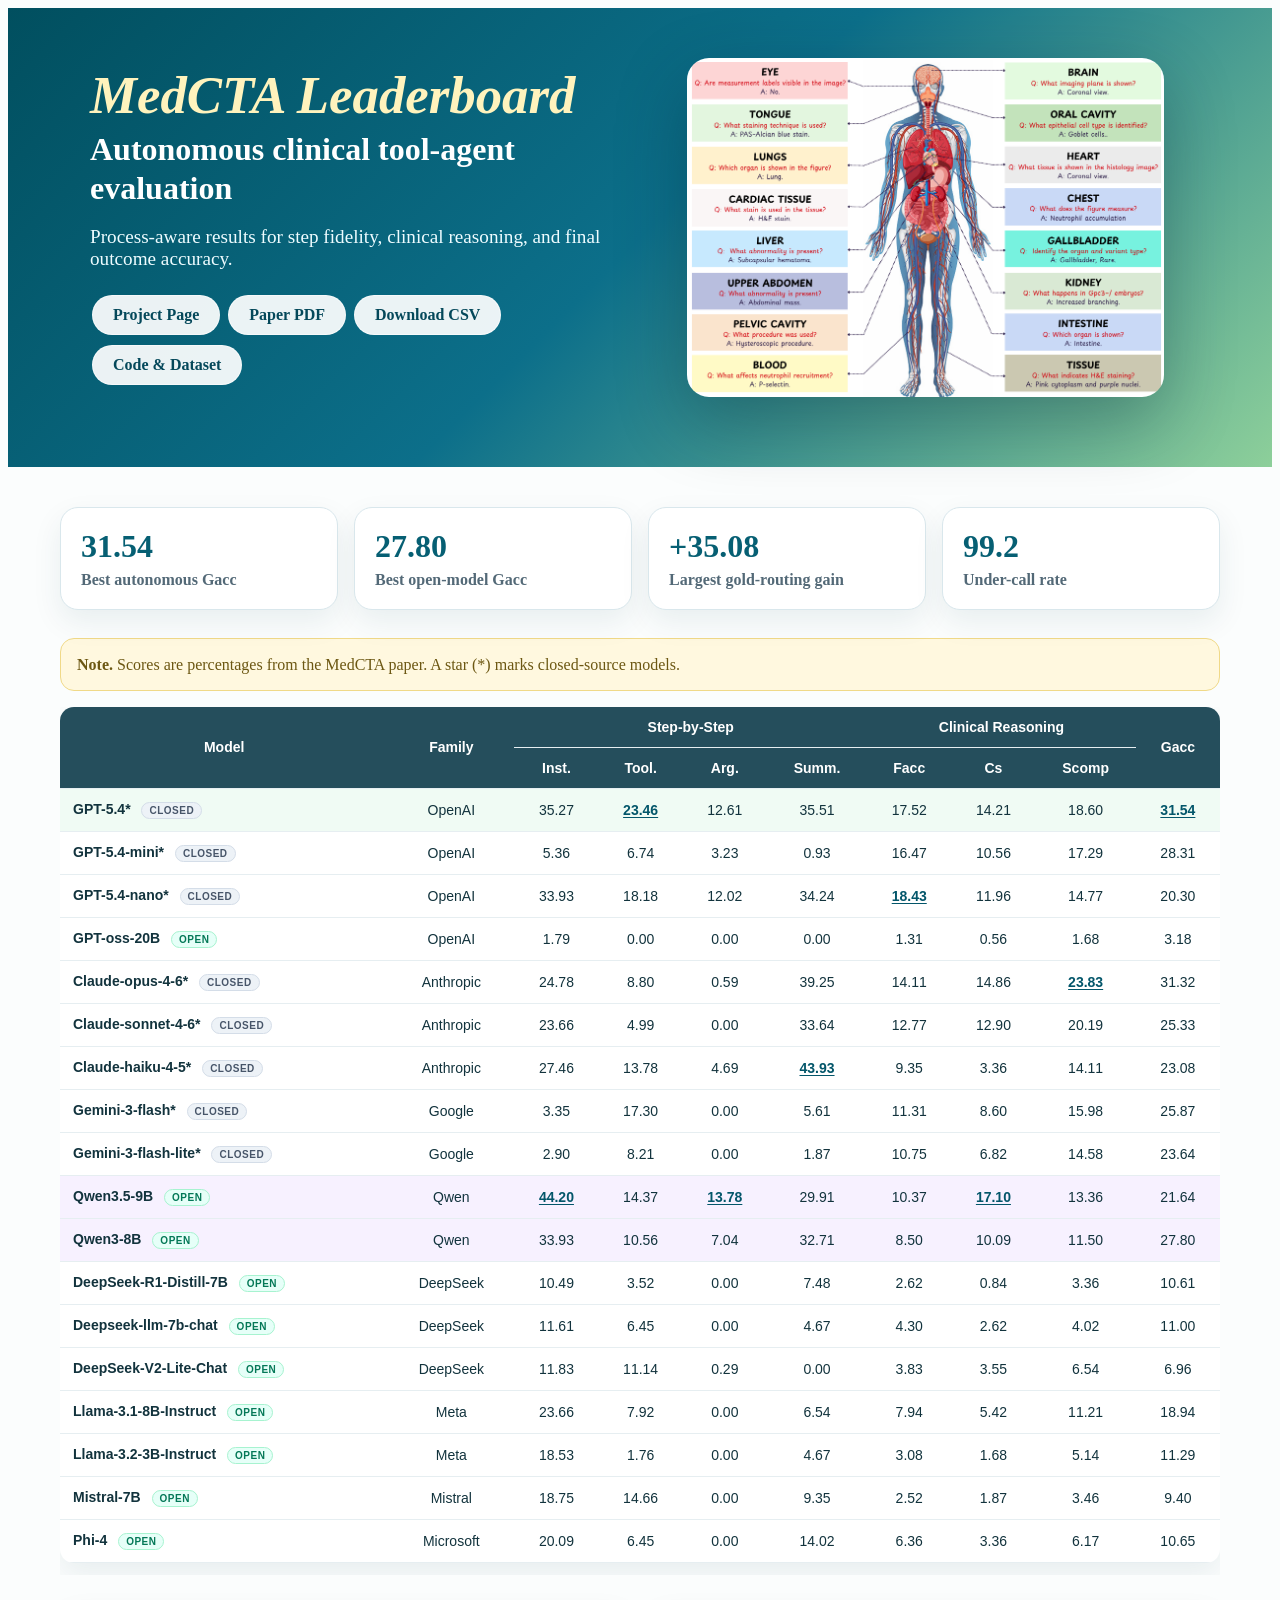
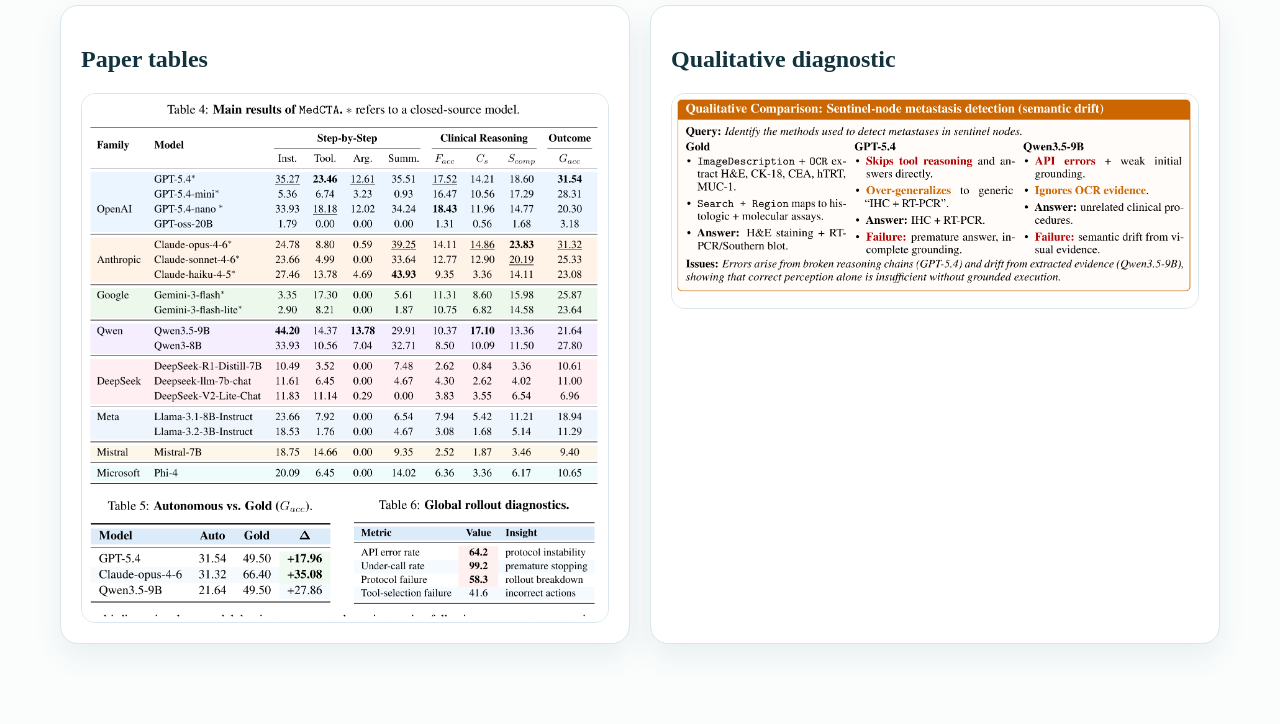
<file: leaderboard.html>
<!doctype html>
<html lang="en">
<head>
    <title>MedCTA Leaderboard</title>
    <link rel="icon" type="image/x-icon" href="./static/img/icons/brain.ico">
    <meta charset="utf-8">
    <meta name="viewport" content="width=device-width, initial-scale=1">
    <meta property="og:image" content="./static/img/preview.png" />
    <meta property="og:title" content="MedCTA Leaderboard" />
    <script defer src="./static/js/fontawesome.all.min.js"></script>
    <link rel="stylesheet" href="./static/css/style.css">
    <style>
        :root { --ink:#12333d; --muted:#536977; --blue:#065f73; --line:#d9e7ec; --teal:#1f9e91; }
        body { color:var(--ink); background:#fbfdfd; font-family: Charter, Georgia, serif; }
        .header-wrapper { background:linear-gradient(135deg,#014f5f 0%,#0c6f8a 50%,#8dcf9a 100%); }
        .header-container { max-width:1200px; }
        .header-content h1 { color:#fff3bd; }
        .header-content h2 { color:#fff; }
        .header-content { color:#eefcff; }
        .header-image img { border-radius:22px; box-shadow:0 24px 70px rgba(0,32,45,.33); }
        .button-container a.button { border:1px solid rgba(255,255,255,.55); background:rgba(255,255,255,.92); color:#04485a; }
        .leaderboard-page { max-width:1200px; margin:40px auto 80px; padding:0 20px; }
        .summary-grid { display:grid; grid-template-columns:repeat(4,minmax(0,1fr)); gap:16px; margin:28px 0; }
        .stat-card { background:#fff; border:1px solid var(--line); border-radius:18px; padding:20px; box-shadow:0 12px 30px rgba(4,61,74,.08); }
        .stat-card strong { display:block; font-size:2rem; color:var(--blue); margin-bottom:6px; }
        .stat-card span { color:var(--muted); font-weight:650; }
        .table-scroll { overflow-x:auto; padding-bottom:12px; }
        .leaderboard-table { width:100%; min-width:1050px; border-collapse:separate; border-spacing:0; background:#fff; border-radius:14px; overflow:hidden; box-shadow:0 12px 30px rgba(4,61,74,.08); font-family:-apple-system,BlinkMacSystemFont,'Segoe UI',Roboto,sans-serif; font-size:14px; }
        .leaderboard-table th,.leaderboard-table td { padding:12px 13px; border-bottom:1px solid #e6eef1; text-align:center; }
        .leaderboard-table th { background:#254e5c; color:white; font-weight:750; }
        .leaderboard-table td:first-child { text-align:left; font-weight:700; }
        .leaderboard-table tbody tr:hover { background:#f7fbfb; }
        .top-performer { background:#f0fbf4!important; }
        .open-highlight { background:#f7f1ff!important; }
        .best-score { font-weight:850; color:#03566a; text-decoration:underline; text-underline-offset:2px; }
        .model-badge { display:inline-block; padding:2px 7px; margin-left:7px; border-radius:999px; font-size:10px; text-transform:uppercase; letter-spacing:.05em; font-weight:800; }
        .proprietary-badge { background:#edf2f7; color:#475569; border:1px solid #d4dde8; }
        .open-badge { background:#e6fff8; color:#047857; border:1px solid #a7f3d0; }
        .note { background:#fff8df; border:1px solid #f0d988; color:#6c5712; border-radius:14px; padding:14px 16px; line-height:1.45; }
        .mini-grid { display:grid; grid-template-columns:1fr 1fr; gap:20px; margin-top:30px; }
        .card { background:#fff; border:1px solid var(--line); border-radius:18px; padding:20px; box-shadow:0 12px 30px rgba(4,61,74,.08); }
        .card img { max-width:100%; border-radius:14px; border:1px solid var(--line); }
        @media(max-width:900px) { .summary-grid,.mini-grid { grid-template-columns:1fr; } }
    </style>
</head>
<body>
    <div class="header-wrapper">
        <div class="header-container">
            <div class="header-content">
                <h1 style="margin-top:0"><i>MedCTA Leaderboard</i></h1>
                <h2>Autonomous clinical tool-agent evaluation</h2>
                <p>Process-aware results for step fidelity, clinical reasoning, and final outcome accuracy.</p>
                <div class="button-container">
                    <a href="./index.html" class="button">Project Page</a>
                    <a href="./MedCTA_NeurIPS.pdf" class="button" target="_blank">Paper PDF</a>
                    <a href="./static/medcta_leaderboard.csv" class="button">Download CSV</a>
                    <a href="https://github.com/IVUL-KAUST/MedCTA" class="button" target="_blank">Code &amp; Dataset</a>
                </div>
            </div>
            <div class="header-image"><img src="static/img/preview.png" alt="MedCTA preview"></div>
        </div>
    </div>
    <main class="leaderboard-page">
        <div class="summary-grid">
            <div class="stat-card"><strong>31.54</strong><span>Best autonomous Gacc</span></div>
            <div class="stat-card"><strong>27.80</strong><span>Best open-model Gacc</span></div>
            <div class="stat-card"><strong>+35.08</strong><span>Largest gold-routing gain</span></div>
            <div class="stat-card"><strong>99.2</strong><span>Under-call rate</span></div>
        </div>
        <p class="note"><strong>Note.</strong> Scores are percentages from the MedCTA paper. A star (*) marks closed-source models.</p>
        <div class="table-scroll">
            <table class="leaderboard-table">
                <thead>
                    <tr><th rowspan="2">Model</th><th rowspan="2">Family</th><th colspan="4">Step-by-Step</th><th colspan="3">Clinical Reasoning</th><th rowspan="2">Gacc</th></tr>
                    <tr><th>Inst.</th><th>Tool.</th><th>Arg.</th><th>Summ.</th><th>Facc</th><th>Cs</th><th>Scomp</th></tr>
                </thead>
                <tbody>
                    <tr class="top-performer"><td>GPT-5.4* <span class="model-badge proprietary-badge">closed</span></td><td>OpenAI</td><td>35.27</td><td class="best-score">23.46</td><td>12.61</td><td>35.51</td><td>17.52</td><td>14.21</td><td>18.60</td><td class="best-score">31.54</td></tr>
<tr class=""><td>GPT-5.4-mini* <span class="model-badge proprietary-badge">closed</span></td><td>OpenAI</td><td>5.36</td><td>6.74</td><td>3.23</td><td>0.93</td><td>16.47</td><td>10.56</td><td>17.29</td><td>28.31</td></tr>
<tr class=""><td>GPT-5.4-nano* <span class="model-badge proprietary-badge">closed</span></td><td>OpenAI</td><td>33.93</td><td>18.18</td><td>12.02</td><td>34.24</td><td class="best-score">18.43</td><td>11.96</td><td>14.77</td><td>20.30</td></tr>
<tr class=""><td>GPT-oss-20B <span class="model-badge open-badge">open</span></td><td>OpenAI</td><td>1.79</td><td>0.00</td><td>0.00</td><td>0.00</td><td>1.31</td><td>0.56</td><td>1.68</td><td>3.18</td></tr>
<tr class=""><td>Claude-opus-4-6* <span class="model-badge proprietary-badge">closed</span></td><td>Anthropic</td><td>24.78</td><td>8.80</td><td>0.59</td><td>39.25</td><td>14.11</td><td>14.86</td><td class="best-score">23.83</td><td>31.32</td></tr>
<tr class=""><td>Claude-sonnet-4-6* <span class="model-badge proprietary-badge">closed</span></td><td>Anthropic</td><td>23.66</td><td>4.99</td><td>0.00</td><td>33.64</td><td>12.77</td><td>12.90</td><td>20.19</td><td>25.33</td></tr>
<tr class=""><td>Claude-haiku-4-5* <span class="model-badge proprietary-badge">closed</span></td><td>Anthropic</td><td>27.46</td><td>13.78</td><td>4.69</td><td class="best-score">43.93</td><td>9.35</td><td>3.36</td><td>14.11</td><td>23.08</td></tr>
<tr class=""><td>Gemini-3-flash* <span class="model-badge proprietary-badge">closed</span></td><td>Google</td><td>3.35</td><td>17.30</td><td>0.00</td><td>5.61</td><td>11.31</td><td>8.60</td><td>15.98</td><td>25.87</td></tr>
<tr class=""><td>Gemini-3-flash-lite* <span class="model-badge proprietary-badge">closed</span></td><td>Google</td><td>2.90</td><td>8.21</td><td>0.00</td><td>1.87</td><td>10.75</td><td>6.82</td><td>14.58</td><td>23.64</td></tr>
<tr class="open-highlight"><td>Qwen3.5-9B <span class="model-badge open-badge">open</span></td><td>Qwen</td><td class="best-score">44.20</td><td>14.37</td><td class="best-score">13.78</td><td>29.91</td><td>10.37</td><td class="best-score">17.10</td><td>13.36</td><td>21.64</td></tr>
<tr class="open-highlight"><td>Qwen3-8B <span class="model-badge open-badge">open</span></td><td>Qwen</td><td>33.93</td><td>10.56</td><td>7.04</td><td>32.71</td><td>8.50</td><td>10.09</td><td>11.50</td><td>27.80</td></tr>
<tr class=""><td>DeepSeek-R1-Distill-7B <span class="model-badge open-badge">open</span></td><td>DeepSeek</td><td>10.49</td><td>3.52</td><td>0.00</td><td>7.48</td><td>2.62</td><td>0.84</td><td>3.36</td><td>10.61</td></tr>
<tr class=""><td>Deepseek-llm-7b-chat <span class="model-badge open-badge">open</span></td><td>DeepSeek</td><td>11.61</td><td>6.45</td><td>0.00</td><td>4.67</td><td>4.30</td><td>2.62</td><td>4.02</td><td>11.00</td></tr>
<tr class=""><td>DeepSeek-V2-Lite-Chat <span class="model-badge open-badge">open</span></td><td>DeepSeek</td><td>11.83</td><td>11.14</td><td>0.29</td><td>0.00</td><td>3.83</td><td>3.55</td><td>6.54</td><td>6.96</td></tr>
<tr class=""><td>Llama-3.1-8B-Instruct <span class="model-badge open-badge">open</span></td><td>Meta</td><td>23.66</td><td>7.92</td><td>0.00</td><td>6.54</td><td>7.94</td><td>5.42</td><td>11.21</td><td>18.94</td></tr>
<tr class=""><td>Llama-3.2-3B-Instruct <span class="model-badge open-badge">open</span></td><td>Meta</td><td>18.53</td><td>1.76</td><td>0.00</td><td>4.67</td><td>3.08</td><td>1.68</td><td>5.14</td><td>11.29</td></tr>
<tr class=""><td>Mistral-7B <span class="model-badge open-badge">open</span></td><td>Mistral</td><td>18.75</td><td>14.66</td><td>0.00</td><td>9.35</td><td>2.52</td><td>1.87</td><td>3.46</td><td>9.40</td></tr>
<tr class=""><td>Phi-4 <span class="model-badge open-badge">open</span></td><td>Microsoft</td><td>20.09</td><td>6.45</td><td>0.00</td><td>14.02</td><td>6.36</td><td>3.36</td><td>6.17</td><td>10.65</td></tr>
                </tbody>
            </table>
        </div>
        <div class="mini-grid">
            <div class="card"><h2>Paper tables</h2><img src="static/img/medcta/results_tables.png" alt="Results tables from the MedCTA paper"></div>
            <div class="card"><h2>Qualitative diagnostic</h2><img src="static/img/medcta/failure_analysis.png" alt="Failure analysis from the MedCTA paper"></div>
        </div>
    </main>
</body>
</html>
</file>
<file: static/css/style.css>
body {
   font-family: 'Sora', sans-serif;
}

.header-wrapper {
    /* background: linear-gradient(-235deg, #1E0844 10%, #23316E 45%, #FE8383 75%, #F2E6C9 100%); */
   background: linear-gradient(-210deg, #014f9c 0%, #8db1e1 65%, #97da93 85%, #feec8d 100%);


}

.header-container {
  color: #d7d167;
  text-align: center; 
  padding: 20px; 
  opacity: 1.0;
  z-index: 1000;
  position: relative;
  max-width: 1600px;
  margin: 0 auto;
}


.icon {
    height: 1.8em; 
    width: auto; 
    margin-bottom: 5px; 
}

.icon-row {
    display: flex;
    justify-content: center;
    align-items: center;
    flex-wrap: wrap; 
    width: 100%;
    padding: 20px; 
    line-height: 1rem;
}

.icon-link {
    display: flex;
    flex-direction: column;
    align-items: center; 
    text-align: center; 
    color: inherit; 
    padding: 10px; 
    margin: 10px; 
    border: 3px solid #508af6;
    border-radius: 10px;
    background-color: #d6eefb;
    flex: 1 1 100px; 
}

.icon-link:hover {
    background-color: #88c2fa;
}

@media (max-width: 600px) {
    .icon-link {
        flex: 1 1 45%; 
    }
}

.byline-with-logos {
    width: 100%;
    max-width: 1350px;
    margin: 2rem auto 2.5rem auto;

    display: flex;
    align-items: center;
    justify-content: center;
    gap: 3rem;

    padding: 0 2rem;
    box-sizing: border-box;
}

.aff-logo {
    flex-shrink: 0;
    object-fit: contain;
}

.kaust-logo {
    height: 130px;
    width: auto;
}

.mit-logo {
    height: 150px;
    width: auto;
}

.byline-text {
    display: flex;
    flex-direction: column;
    align-items: center;
    justify-content: center;
}

.authors {
    margin: 0;
    font-size: 1.12rem;
    font-weight: 500;
    line-height: 1.25;
    white-space: nowrap;
    color: #1683ff;
}

.authors .author-link {
    color: #1683ff;
    text-decoration: none;
}

.affiliations {
    margin-top: 0.35rem;
    font-size: 0.95rem;
    white-space: nowrap;
}
.byline,
.byline-with-logos {
    border: none !important;
    box-shadow: none !important;
    background: transparent !important;
}

.byline::before,
.byline::after,
.byline-with-logos::before,
.byline-with-logos::after {
    display: none !important;
    content: none !important;
}

.authors,
.authors span,
.authors .author-link,
.author-link {
    color: #1683ff !important;
    text-decoration: none !important;
}

.correspondence {
    margin-top: 0.55rem;
    font-size: 0.9rem;
    opacity: 0.85;
}

.author-link {
    color: #1683ff;
}

.correspondence a {
    color: #1683ff;
    text-decoration: none;
}

.correspondence a:hover {
    text-decoration: underline;
}

@media (max-width: 1000px) {
    .byline-with-logos {
        flex-direction: column;
        gap: 1rem;
    }

    .authors,
    .affiliations {
        white-space: normal;
        text-align: center;
    }

    .authors {
        font-size: 1rem;
    }

    .kaust-logo {
        height: 72px;
    }

    .mit-logo {
        height: 72px;
    }
}

.icon-container {
    display: flex;
    flex-direction: column;
    gap: 15px;
}

.icon-item {
    align-items: center;
    display: flex;
}

.icon-item img {
    width: 30px;
    height: 30px;
    margin-right: 1em;
    filter: invert(87%) sepia(11%) saturate(748%) hue-rotate(340deg) brightness(110%) contrast(100%);
}

.icon-item-world {
  align-items: center;
  display: flex;
  border: 1px solid red;
}

.icon-item-world img {
  width: 30px;
  height: 30px;
  margin-right: 1em;
  border: 1px solid red; 
  /* filter: invert(87%) sepia(11%) saturate(748%) hue-rotate(340deg) brightness(110%) contrast(100%); */
}

@media (max-width: 768px) {
  .icon-item img {
    margin-bottom: 1em;
  }
}

.header-content strong {
    color: #ffe099;
}

.header-content {
    color: #FEEFC3;
    text-align: left;
}

.header-content h1 {
    font-size: 1.5em;
    margin-bottom: 0.5em;
    line-height: 1.2;
    color: #FBBC04;
}

.header-content h2 {
    margin-bottom: 0.5em;
    line-height: 1.2;
    color: #FBBC04;
}

.header-container p {
    font-size: 1.2rem;
}

@media (max-width: 768px) {
  .header-content h2 {
    font-size: 1.2em !important;
    line-height: 1.4 !important;
    word-wrap: break-word !important;
    overflow-wrap: break-word !important;
    white-space: normal !important;
  }
}



@media (max-width: 768px) {
  .header-container {
    padding: 16px;
    padding-top: 32px;
  }

  .header-content h1 {
    font-size: 3em;
    margin-bottom: 0.125em;
  }
  .header-content h2 {
    font-size: 1.7em;
    /* text no wrap */
    white-space: nowrap;
    margin-top: 0;
  }

  .header-container p {
    font-size: 1.04rem;
  }

  .header-image {
    /* 80% */
    max-width: 90%;
    /* center */
    margin-left: auto;
    margin-right: auto;
  }
}

.teaser-video video {
  height: auto; /* Maintain the aspect ratio of the image */
  display: block; /* Prevent inline spacing issues */
  max-width: 100%;
}

.header-image img {
  max-width: 100%; /* Ensure the image is never more than 100% of its container */
  height: auto; /* Maintain the aspect ratio of the image */
  display: block; /* Prevent inline spacing issues */
  margin: 0 auto 20px; /* Center the image horizontally and add margin below */
}

.button-container {
    margin-top: 20px; /* Add margin above the buttons */
    margin-bottom: 20px; /* Add margin below the buttons */
    /* center */
    /* text-align: center; */
}

.button-container a.button {
  display: inline-block; /* Make buttons inline */
  margin: 10px; /* Space around buttons */
  padding: 10px 20px; /* Increase tap area for touch screens */
}

.button-container a.button {
  background-color: #FFF0CE;
  color: #000; /* Black text */
  border: 2px solid rgba(255, 193, 7, 0.5);
  /* border-radius: 25px; Rounded borders */
  border-radius: 20px; /* Rounded borders */
  padding: 10px 20px; /* Top and bottom padding, left and right padding */
  margin: 5px 2px; /* Space between the buttons */
  text-decoration: none; /* Remove the underline from links */
  display: inline-block; /* Display links as inline blocks */
  font-weight: bold; /* Make the text bold */
  transition: background-color 0.3s, color 0.3s; /* Smooth transition for hover effect */
}

.button-container a.button:hover {
  background-color: #EAB682; /* Darker yellow background on hover */
  color: #fff; /* White text on hover */
}

/* Styles for larger screens using a media query */
@media (min-width: 600px) {
  .header-container {
    display: flex; /* Use flexbox for positioning on larger screens */
    justify-content: space-between; /* Space between the content and image */
    align-items: center; /* Align items vertically */
    padding: 50px 50px; /* Increase padding for larger screens */
  }

  .header-content {
    max-width: calc(50% - 20px); /* Adjust width to include margin */
    text-align: left; /* Align text to the left for larger screens */
    margin-right: 10px; /* Add margin to the right of the header content */
  }

  .header-content h1 {
    font-size: 3.3em; /* Increase font size for larger screens */
  }

  .header-content h2 {
    margin-top: -0.75em; /* Reduce space between headers */
    font-size: 2em; /* Increase font size for larger screens */
  }

  .teaser-video {
    width: 100%; /* Set width to 100% */
    margin-bottom: 2em;
  }

  .header-image {
    max-width: calc(50% - 20px); /* Adjust width to include margin */
  }

  .header-image img {
    max-width: 90%; /* Image should be responsive within the container */
    height: auto; /* Maintain the aspect ratio */
  }
}


.byline {
  border-top: 1px solid rgba(0, 0, 0, 0.1);
  border-bottom: 1px solid rgba(0, 0, 0, 0.1);
  padding: 0 5px 10px; /* Add padding to the top and bottom */
  margin-bottom: 20px;
}

.byline-container {
  display: flex;
  justify-content: space-between;
  align-items: flex-start; /* Align columns by the top */
  max-width: 1000px; /* Adjust as needed for your design */
  margin: 0 auto; /* Center the container */
}

@media (max-width: 768px) {

  .byline-column {
    margin-bottom: 20px; /* Space between columns */
    flex: 1;
  }

  .byline-column h3 {
    font-size: 16px;
  }

  .byline-column p {
    font-size: 14px;
    line-height: 1em;
    margin-bottom: 0.45em;
  }
}
.author-link, .affiliation-link {
    font-size: larger;
    color: black; /* Set the color to match the other text */
    text-decoration: none; /* Removes the underline */
    border-bottom: none;
    cursor: pointer; /* Changes cursor to pointer to indicate link */
    white-space: nowrap;  /* Prevent breaking names across lines */
    /* Increase vertical spacing */
    line-height: 2.3rem; /* Increase line height for better readability */

}

.author-note {
    font-size: 0.9rem;
    color: #999; /* Light grey color for the text */
    margin-top: 0.25em; /* Space above the note */
    margin-bottom: 0.25em; /* Space below the note */
}

#affiliation {
    font-size: 1.6em;
    /* bold */
    font-weight: bolder;
}

.author-link:hover, .affiliation-link:hover {
  text-decoration: underline; /* Adds underline on hover for visual feedback */
  border-bottom: none;
  color: #007bff;
}


d-article {
  contain: none;
  position: relative;
}

d-article d-contents {
  max-width: 100%; /* Or the maximum width you want it to have */
  box-sizing: border-box; /* Include padding in the width calculation */
  align-self: start;
  grid-column: 1 / 4;
  grid-row: auto / span 4;
  justify-self: end;
  margin-top: 5em;
  padding-right: 3em;
  padding-left: 2em;
  border-right: 1px solid rgba(0, 0, 0, 0.1);
  z-index: 1000;
}


d-article d-contents nav {
  display: block;
}

d-article d-contents nav h4 {
  margin-top: 0;
  margin-bottom: 1em;
}

d-article d-contents nav div {
  color: rgba(91, 184, 73, 0.8);
  font-weight: bold;
}

d-article d-contents nav a {
  color: rgba(0, 0, 0, 0.8);
  border-bottom: none;
  text-decoration: none;
}

d-article d-contents li {
  list-style-type: none;
}

d-article d-contents ul {
  padding-left: 1em;
}

d-article d-contents nav ul li {
  margin-bottom: 0.25em;
}

d-article d-contents nav a:hover {
  text-decoration: underline solid rgba(0, 0, 0, 0.6);
}

d-article d-contents nav ul {
  margin-top: 0;
  margin-bottom: 6px;
}

d-article d-contents nav > div {
  display: block;
  outline: none;
  margin-bottom: 0.5em;
}

d-article d-contents nav > div > a {
  font-size: 13px;
  font-weight: 600;
}

d-article d-contents nav > div > a:hover,
d-article d-contents nav > ul > li > a:hover {
  text-decoration: none;
}

.active-nav-item {
  color: #0d6efd; /* Change as per your preference */
}

.shaded-figure {
  background-color: hsl(0, 0%, 97%);
  border-top: 1px solid hsla(0, 0%, 0%, 0.1);
  border-bottom: 1px solid hsla(0, 0%, 0%, 0.1);
  padding: 30px 0;
}

.pointer {
  position: absolute;
  width: 26px;
  height: 26px;
  top: 26px;
  left: -48px;
}

.sidebar {
  position: sticky;
}

d-article section{
  margin: 0 !important;
}


.video-container {
  position: relative;
  padding-top: 56.25%; /* 16:9 Aspect Ratio */
  height: 0; /* Collapse the container to the aspect ratio */
  margin-bottom: 430px; /* Increase this value for more white space below videos */

}

.video-container iframe {
  position: absolute;
  top: 0;
  left: 0;
  width: 100%;
  height: 100%;
}

.video-container video {
  position: absolute;
  top: 0;
  left: 0;
  width: 100%;
  height: 100%;
}

.preview-container {
  display: flex;
  align-items: center;
  justify-content: center; /* Centers items horizontally */
  flex-wrap: wrap;

  margin-top: 10px; /* Adjust as needed */
  margin-bottom: 10px; /* Increase this value for more space below */
  clear: both;
}


.video-qa {
  margin-top: 20px; /* Increase spacing above questions/answers */
  padding-top: 20px; /* Optional: Adds internal spacing */
}

.preview {
  cursor: pointer;
  transition: opacity 0.2s, box-shadow 0.2s;
  opacity: 0.5; /* 50% transparent */
  height: 50px; /* Fixed height */
  width: auto; /* Auto width to maintain aspect ratio */
  margin-right: 10px;
  margin-left: 10px;
}

div .preview-video-active,
.preview:hover {
  opacity: 1.0; /* Fully opaque on hover */
  box-shadow: 0 4px 8px rgba(0,0,0,0.1); /* Shadow effect on hover */
}



/* blockquote {
  border-left: 4px solid #ccc;
  margin: 0.5em auto;
  padding: 0.5em 10px;
  color: #666;
  font-style: italic;
  width: 80%;
} */

/* blockquote:before {
  color: #ccc;
  content: open-quote;
  font-size: 4em;
  line-height: 0.1em;
  margin-right: 0.25em;
  vertical-align: -0.4em;
} */

blockquote.storytext {
  border-left: 6px solid #4a90e2; /* Brighter border color */
  background-color: #f9f9f9;      /* Subtle background */
  margin: 0px auto;
  padding: 1em 10px;
  color: #333;                    /* Darker font color */
  font-style: italic;
  font-weight: bold;              /* Bolder font */
  width: 85%;
  box-shadow: 2px 2px 8px #ccc;   /* Box shadow */
  padding-left: 2em;
  font-style: italic;
  color: rgba(0, 0, 0, 0.6);
  font-size: 15px;
}

blockquote.storytext:before {
  color: #4a90e2;                 /* Matching the border color */
  content: open-quote;
  font-size: 4em;
  line-height: 0.1em;
  margin-right: 0.25em;
  vertical-align: -0.4em;
}

.fancybreak {
  border: 0;
  height: 1px;
  background: linear-gradient(to right, transparent, #333, transparent);
  margin: 0.8em auto;
}


#image-text-container {
  display: flex;
  flex-direction: column;
  /* align-items: center; */
}

.image-review-container {
  display: flex;
  align-items: center;
  justify-content: space-between;
}


.button-bar button {
  background-color: #88AB8E; /* Green background */
  border: none;
  color: white;
  padding: 10px 20px;
  text-align: center;
  text-decoration: none;
  display: inline-block;
  font-size: 11px;
  margin-top: 0px;  /* Keeps the original top margin */
  margin-bottom: 2em;
  margin-left: 5px;  /* Increases the left margin */
  margin-right: 5px;  /* Increases the right margin */
  cursor: pointer;
  border-radius: 8px; /* Rounded corners */
  box-shadow: 0 2px #999; /* Subtle shadow */
  transition: all 0.3s ease; /* Smooth transition for hover effect */
}

div .active-button,
.button-bar button:hover {
  background-color: #45a049; /* Slightly darker shade on hover */
  box-shadow: 0 6px #666; /* Change in shadow */
  transform: translateY(-2px); /* Slight raise */
}

.interactive-image {
  display: flex;
  flex-direction: column;
  align-items: center;
  margin-top: 20px;
  margin-bottom: 50px;
}

.llmul {
  text-decoration-color: royalblue;
}

.geoul {
  text-decoration-color: ForestGreen;
}

.cvul {
  text-decoration-color: #FF43A4;  
}

.colul {
  text-decoration-color: #FFAE42;
}

.character-card-img {
  width: 85%;
  display: block;
  margin-left: auto;
  margin-right: auto;
}


/* collapsible code */
.collapsible {
  background-color: hsla(206, 95%, 20%, 0.2);
  cursor: pointer;
  padding: 1em;
  border: none;
  text-align: left;
  outline: none;
}

.active, .collapsible:hover {
  transition: max-height 0.2s ease-out;
  /* background-color: #acc2c2; */
}

.collapsible {
  background-color: hsla(206, 95%, 20%, 0.2);
  cursor: pointer;
  padding: 1em;
  border: none;
  text-align: left;
  outline: none;
}

.active, .collapsible:hover {
  transition: max-height 0.2s ease-out;
}

.collapsible {
  display: flex;
  justify-content: space-between;
  align-content: center;
  border-radius: 4px;
}

.collapsible.active {
  border-bottom-left-radius: 0;
  border-bottom-right-radius: 0;
}

.collapsible .collapsible-indicator::after {
  content: "+"
}

.collapsible.active .collapsible-indicator::after {
  content: "-"
}

.collapsible h4 {
  margin: 0;
  line-height: inherit;
}

d-article .content {
  padding: .3em 1em;
  max-height: 0;
  overflow: hidden;
  transition: max-height 0.2s ease-out;
  border-color: hsla(206, 95%, 20%, 0.2);
  margin-bottom: 20px;
}

/* assign the final paragraph of an aside no bottom margin */
aside p:last-child {
  margin-bottom: 0;
}


aside.counting-table {
  position: absolute;
  top: 42%;
  left: 105%;
}

aside figure {
  margin: 0;
  display: block; /* Ensures that figure behaves as a block-level element */
}

aside figure table {
  width: 100%;
  border-collapse: collapse;
  table-layout: fixed; /* Use fixed table layout for consistent column sizing */
}

aside th, aside td {
  text-align: left;
  padding: 8px;
  border-bottom: 1px solid #dee2e6;
  white-space: nowrap;
  text-overflow: ellipsis; /* Add ellipsis to clipped content */
}

aside th {
  background-color: #e9ecef;
  color: #495057;
}
aside tr:hover {
  background-color: #f2f2f2;
}
aside th:first-child, aside td:first-child {
  border-right: 1px solid #dee2e6;
}


figcaption .table-caption {
  text-align: center;
  padding: 8px;
  font-style: italic;
  color: #6c757d;
  margin-top: 0; /* Ensures there is no additional space between table and caption */
  font-size: 12px;
}


* {
  box-sizing: border-box;
}

.img-magnifier-container {
  position:relative;
  margin-bottom: 20px;
}

.img-magnifier-glass {
  position: absolute;
  border: 3px solid #000;
  border-radius: 50%;
  cursor: none;
  /*Set the size of the magnifier glass:*/
  width: 100px;
  height: 100px;
}


img {
  vertical-align: middle;
}


/* Position the image container (needed to position the left and right arrows) */
.slider-img-container {
  position: relative;
}

/* Hide the images by default */
.my-slides {
  display: none;
}

#slider-img-tourist .my-slides img {
  margin-left: auto;
  margin-right: auto;
  display: block;
  width: 75%;
}

#slider-img-photographer .my-slides img {
  margin-left: auto;
  margin-right: auto;
  display: block;
  width: 90%;
}

.my-slides:hover .overlay {
  opacity: 1;
}

/* Add a pointer when hovering over the thumbnail images */
.cursor {
  cursor: pointer;
}

/* Next & previous buttons */
.prev,
.next {
  cursor: pointer;
  position: absolute;
  top: 45%;
  width: auto;
  padding: 10px;
  margin-top: -50px;
  color: rgb(148, 143, 143, 0.8);
  font-weight: bold;
  font-size: 30px;
  border-radius: 3px 3px 3px 3px;
  user-select: none;
  -webkit-user-select: none;
  border-bottom: none;
}

.prev {
  left: -5%;
}

/* Position the "next button" to the right */
.next {
  right: -5%;
  border-radius: 3px 3px 3px 3px;
}

/* On hover, add a black background color with a little bit see-through */
.prev:hover,
.next:hover {
  background-color: rgba(0, 0, 0, 0.7);
  color: rgb(255, 255, 255);
}

/* Number text (1/3 etc) */
.numbertext {
  color: #f8f9fa; /* Light color for better visibility */
  font-family: 'Poppins', sans-serif; /* A more modern font */
  font-size: 16px; /* Slightly larger for readability */
  font-weight: bold; /* Make it bold */
  background-color: rgba(0, 0, 0, 0.5); /* Semi-transparent black background */
  padding: 5px 15px; /* Increased padding for better spacing */
  position: absolute;
  top: 10px; /* Adjusted to not be too close to the edge */
  left: 50%;
  transform: translateX(-50%); /* Center it horizontally */
  text-shadow: 1px 1px 2px black; /* Text shadow for better readability */
  border-radius: 5px; /* Rounded corners for a softer look */
}

.row {
  margin-bottom: 20px;
  display: flex;
  justify-content: center;
  align-items: center;
}

.row:after {
  content: "";
  display: table;
  clear: both;
}

/* Six columns side by side */
.column {
  float: left;
  margin-left: 10px;
  margin-right: 10px;
}

/* Add a transparency effect for thumnbail images */
.demo {
  opacity: 0.5;
  height: 50px; /* Fixed height */
  width: auto; /* Auto width to maintain aspect ratio */
}

.active-slide-img,
.demo:hover {
  opacity: 1;
}


.overlay {
  display: block;
  margin-left: 5%;
  margin-right: 5%;
  position: absolute; 
  top: 0; 
  background: rgba(0, 0, 0, 0.5); /* Black see-through */
  color: #f1f1f1; 
  width: 90%;
  transition: .5s ease;
  opacity:0;
  color: white;
  font-size: 20px;
  padding: 20px;
  text-align: center;
}

.system-fundamental-aside {
  display: none;
  background-color: #F3F8FF;
  border: 1px solid #ccc;
  padding: 10px;
  z-index: 100;
  width: 300px;
  color: rgb(0, 0, 0);
  font-size: 14px;
  height: fit-content;
  position: absolute;
  top: 39.5%;
  left: 105%;
}

.clickable-region {
  position: absolute;
  /* border: 2px solid rgba(255, 255, 255, 0.5); */
  /* background: rgba(255, 255, 0, 0.5);  */
  cursor: pointer;
  transition: background-color 0.3s, border-color 0.3s; /* Smooth transition */
}

.clickable-region:hover {
  background: rgba(255, 255, 0, 0.2);
  border-color: rgba(255, 255, 255, 0.75); /* Brighter border on hover */
}

.clickable-image-container {
  position: relative;
  width: 100%;
}
.clickable-image-container img {
  width: 100%;
  height: auto;
}

.resscolor {
  background-color: rgb(194,255,191);
}

.sizescolor {
  background-color: rgb(194,215,255);
}

.inline-tag {
  height: 18px;
  width: auto;
}

blockquote.place-review {
  border-left: 2px solid #FFAE42; /* Brighter border color */
  padding-left: 5px !important;
  color: #333;                    /* Darker font color */
  font-style: italic;
  box-shadow: 2px 2px 8px #ccc;   /* Box shadow */
  padding-left: 2em;
  font-style: italic;
  color: rgba(0, 0, 0, 0.6);
  font-size: 12px;
  text-overflow: ellipsis; /* Add ellipsis to clipped content */
  margin-bottom: 0px;
}

aside blockquote {
  padding-left: 10px;
  color: #505050;                   
}

@-webkit-keyframes zoom {
  from {-webkit-transform:scale(0)} 
  to {-webkit-transform:scale(1)}
}

@keyframes zoom {
  from {transform:scale(0)} 
  to {transform:scale(1)}
}

/* The Close Button */
.close {
  position: absolute;
  top: 15px;
  right: 35px;
  color: #f1f1f1;
  font-size: 40px;
  font-weight: bold;
  transition: 0.3s;
}

.close:hover,
.close:focus {
  color: #bbb;
  text-decoration: none;
  cursor: pointer;
}


.avatar-row {
  display: flex;
  flex-wrap: wrap;
  justify-content: center;
  align-items: center;
  gap: 2%;
  margin: 20px;
}

.avatar {
  text-align: center;
}

.avatar img {
  width: 100px;
  height: 100px;
  border-radius: 50%;
  border: 2px solid #ccc;
  box-shadow: 0px 4px 6px rgba(0, 0, 0, 0.1);
  transition: transform 0.3s ease, box-shadow 0.3s ease;
}

.avatar img:hover {
  transform: scale(1.1);
  box-shadow: 0px 6px 8px rgba(0, 0, 0, 0.2);
}

.avatar figcaption {
  /* display: inline-block; */
  /* margin-top: 8px; */
  margin-left: auto;
  margin-right: auto;
  padding: 5px 10px;
  font-size: 1.05em;
  color: #333;
  /* background-color: #f8f8f8; */
  /* border: 1px solid #ddd; */
  /* border-radius: 5px; */
  /* box-shadow: 0 2px 4px rgba(0, 0, 0, 0.1); */
  text-align: center;
  width: 80px; /* Adjust as needed */
  overflow: hidden;
  white-space: nowrap;
  text-overflow: ellipsis;
}

.left-aside-container {
  display: flex;
  flex-direction: row;
  margin-top: 10px;
}

.left-side-bar {
  position: absolute;
  top: 91.5%;
  left: -35%;
}
.right-side-bar {
  position: absolute;
  top: 91.5%;
  right: -35%;
}
.click-hint{
  display: block;
  margin: auto;
  width: 60%;
  font-size: 15px; /* Adjust the font size */
  color: #333333; /* Set text color */
  /* background-color: #f2f2f2; */
  border: 2px solid #FBBC04; /* Add border */ 
  padding: 10px; /* Add padding around text */
  border-radius: 5px; /* Rounded corners */
  box-shadow: 0 4px 8px rgba(254, 239, 195, 0.3); /* Add a subtle shadow */
  text-align: center; /* Center the text */
  margin-bottom: 20px; /* Add some margin at the bottom */
}

.click-hint strong {
  color: #E37400; /* Highlight the 'strong' element with a different color */
  /* text-decoration: underline; Underline the 'strong' text */
}

.click-hint2{
  display: block;
  margin: auto;
  width: 60%;
  font-size: 15px; /* Adjust the font size */
  color: #333333; /* Set text color */
  /* background-color: #f2f2f2; */
  border: 2px solid #cccccc; /* Add border */
  padding: 10px; /* Add padding around text */
  border-radius: 5px; /* Rounded corners */
  box-shadow: 0 4px 8px rgba(0, 0, 0, 0.1); /* Add a subtle shadow */
  text-align: center; /* Center the text */
  margin-bottom: 20px; /* Add some margin at the bottom */
}

.click-hint2 strong {
  color: #007bff; /* Highlight the 'strong' element with a different color */
  /* text-decoration: underline; Underline the 'strong' text */
}


.grey-overlay {
  position: absolute; /* Change to absolute positioning */
  top: 0;
  left: 0;
  width: 1000%; /* Full container width */
  height: 100%; /* Full container height */
  background-color: rgba(245, 237, 220, 0.5);
  z-index: -1; /* Ensure it's above other content */
  margin-left: -500%;
}

d-article h3 {
  margin-top: 20px;
}

d-article > div > h3 {
  width: 150%;
  margin-left: -10%;
}


.text {
  /* width: 150%; */
  width: 150%;
  margin: 1em 0 1em -20%;
  font-size: 1.2rem;
}

h1.text {
    font-size: 2em;
}
h2.text {
    font-size: 1.8em;
}

.abstract {
    font-size: 1.35rem;
}

.auto-video {
  width: 130%;
  margin-left: -15%;
}

#diego-plan-video, #diego-plan-video-cap {
  width: 150%; 
  margin-left: -20%;
}

.nav-bar {
  position: fixed;
  left: 20px;
  top: 20px;
  width: 70px;
  height: fit-content;
  max-height: 100%;  /* Gives navbar a scrollbar if it's too long */
  background-color: #dbdbdb39;
  overflow-x: hidden;
  padding-top: 10px;
  z-index: 101;
  display: none;
}


.figure-container {
    display: flex;
    flex-direction: column;
    align-items: center;
}

.figure {
    /* width: 150%; */
    display: flex;
    justify-content: center;
    flex-direction: row;
}

figure {
    width: 150%;
    margin-left: -20%;
}

#fig-teaser {
      margin-top: -10px; 
      padding-top: 0;
  }






figcaption {
    font-size: 1.125em;
    margin-top: 0.25em;
    text-align: center;
}

/* Default: show iframe, hide image */
.responsive-content iframe {
    display: block;
    justify-content: center;
    width: 150%;
    margin-left: -5%;
    margin-top: -2em;
    margin-bottom: -2em;
}

.responsive-content img {
    display: none;
}

#mllm_interface_click_hint {
    display: block;
}

.formula {
  text-align: center;
  margin: 20px 0;
}

@media (max-width: 720px) {
    .figure {
        width: 100%;
        margin-left: -1%;
    }
    figure {
        width: 100% !important;
        margin-left: 0% !important;
    }
    figure > iframe {
        max-width: 100%;
    }

    /* For mobile devices: hide iframe, show image */
    .responsive-content iframe {
        display: none;
    }

    #mllm_interface_click_hint {
        display: none !important;
    }

    .responsive-content img {
        display: block;
    }
}

#nav-bar > div {
    padding-left: 15px;
    padding-top: 5px;
    padding-bottom: 5px;
  /* background-color: #fae7f378; */
  /* background-color: #ac87c52a; */
}
.nav-link > img {
    padding-top: 5px;
    padding-bottom: 5px;
    width: 40px;
    height: auto;
}
.geo-color {
    background-color: rgba(227, 242, 233, 0.5);
}
.llm-color {
    background-color: rgba(227, 237, 248, 0.5);
}
.cv-color {
    background-color: rgba(254, 237, 237, 0.5);
}
.col-color {
    background-color: rgba(255, 255, 204, 0.5);
}
.geo-color:hover {
    background-color: rgba(227, 242, 233, 0.9);
}
.llm-color:hover {
    background-color: rgba(227, 237, 248, 0.9);
}
.cv-color:hover {
    background-color: rgba(254, 237, 237, 0.9);
}
.col-color:hover {
    background-color: rgba(255, 255, 204, 0.9);
}

div.nav-bar a {
  border: none;
  opacity: 0.5;
}

div.nav-bar a:hover {
  color: black;
  opacity: 1.0;
}

div.nav-bar img:hover {
  transform: scale(1.3);
}

a.active-link {
  color: #007bff; /* Change to your preferred color */
    /* If you're using images inside <a>, you might want to apply a filter instead */
  /* filter: brightness(1.2); */
  opacity: 1.0 !important;
}

/* a.active-link img {
  border: 2px solid #007bff;
  border-radius: 4px;
} */

.takeaway-card {
  box-shadow: 0 4px 8px 0 rgba(0, 0, 0, 0.2);
  text-align: left;
  padding: 0px;
  margin: 1em;
  border-radius: 15px;
  line-height: 1.6;
}

.takeaway-head {
  display: flex;
  justify-content: space-between; /* Aligns items in a row with space between them */
  text-align: left;
  padding: 10px;
  padding-left: 15px;
  background-color: rgb(113, 115, 148);
  border-radius: 15px 15px 0px 0px;
  line-height: 1.6;
  color: white;
  font-size: 20px;
}

.takeaway-tags {
  display: flex; /* Ensures the images are lined up horizontally */
  align-items: center; /* Vertically centers the tags within the div */
  /* Additional styling, if necessary, can go here */
}

.exemplar-takeaways > .takeaway-card {
    display: none;
}


div.takeaway-tags img {
  height: 28px;
  margin-right: 5px;
}

.takeaway-content {
  font-size: 17px; /* Adjusts the font size */
  color: #333; /* Sets the text color; choose a color that fits your design */
  margin: 0px; /* Adds space around the paragraph */
  padding: 10px 10px 15px 15px;
  background-color: #f9f9f9; /* Optional background color */
  border-radius: 5px; /* Rounds the corners if there's a background color */
  line-height: 1.4; /* Adjusts the line height for better readability */
  border-radius: 0px 0px 15px 15px;
}


.diego-revise-img {
  width: 130%;
  margin-left: -15%;
}

#prev-diego-revise-1, #prev-diego-revise-2 {
  top: 75%;
  left: -20%
}

#next-diego-revise-1, #next-diego-revise-2 {
  top: 75%;
  right: -20%
}


.img-grid-row {
  display: flex;
  flex-wrap: wrap;
  padding: 0 4px;
  width: 120%;
  margin-left: -10%;
}

.img-grid-column {
  flex: 16%;
  padding: 0 4px;
}

.img-grid-column img {
  margin-top: 8px;
  vertical-align: middle;
}

@media (max-width: 768px) {
  d-article > div > h3 {
    width: 100%;
    margin-left: 0%;
  }

  .text {
    width: 100%;
    margin: 1em 0 1em 0;
  }

  div.takeaway-tags img {
    height: 22px;
    margin-right: 2px;
  }

  #prev-diego-revise-1, #prev-diego-revise-2 {
    top: 115%;
    left: -7%
  }
  
  #next-diego-revise-1, #next-diego-revise-2 {
    top: 115%;
    right: -7%
  }

  aside {
    display: none;
  }
}
.highlight-box {
  border: 2px solid #CCCCCC; 
  border-radius: 12px; 
  background-color: #F9F9F9; 
  font-size: 1.2em; 
  font-style: italic; 
  font-weight: bold; 
  text-align: center; 
  margin: 2% auto; 
  padding: 2vw; /* Padding scales with viewport width */

  box-shadow: 2px 2px 5px rgba(0, 0, 0, 0.1);
  display: block;
  width: 100%;          /* Dynamic width; adjusts to screen */
  margin: 20px auto;   /* Center the box horizontally */
  padding: 15px;       /* Padding for content */
  border: 2px solid #CCCCCC;
  border-radius: 12px;
  background-color: #F9F9F9;
  font-size: 1em;
  font-style: italic;
  font-weight: bold;
  text-align: center;
  box-shadow: 2px 2px 5px rgba(0, 0, 0, 0.1);
}




.table-container {
  width: 100%;
  overflow-x: auto;
  margin-top: 20px;
  display: flex; 
  justify-content: center; 
}



.styled-table {
  width: 100%;
  border-collapse: collapse;
  font-size: 12px;
  text-align: center;
}

.styled-table th, .styled-table td {
  border: 1px solid #ddd;
  padding: 8px;
}

.styled-table thead th {
  background-color: #f8f9fa;
  font-weight: bold;
  padding: 10px;
}

.styled-table tbody .section-header td {
  background-color: #e3f2fd;
  font-weight: bold;
  text-align: left;
  padding: 10px;
}

.styled-table tbody tr:nth-child(even) {
  background-color: #f9f9f9;
}

.styled-table tbody tr:hover {
  background-color: #f1f1f1;
}

.styled-table th[colspan="4"] {
  background-color: #FFF2CC; /* Custom color for "Numerical Answer" */
}

.styled-table th[colspan="4"]:nth-of-type(2) {
  background-color: #FFECB3; /* Custom color for "Multiple-Choice Answer" */
}

/* Mobile-specific styles */
@media screen and (max-width: 600px) {
    .data-table {
        font-size: 0.8em;
    }
    
    .data-table td, .data-table th {
        padding: 0.2em 0.4em;
        font-size: 0.8em;
    }
    
    iframe {
        width: 99%;
    }
}

iframe {
    width: 1250px;
    height: 650px;
    border: none;
}

.bibtex {
  font-family: 'Courier New', Courier, monospace;
  background-color: #f9f9f9;
  padding: 2em;
  color: #222;
  font-size: 1em;
}

.video-label {
  position: absolute;
  top: 5px;
  left: 5px;
  background-color: rgba(128, 0, 128, 0.8); 
  color: white;
  font-family: 'Poppins', sans-serif;
  font-size: 14px; 
  font-weight: bold; 
  padding: 1px 6px; 
  /* border-radius: 5px;  */
  z-index: 10;
}

.speed-reminder {
  text-align: center;
  color: #666;
  font-size: 0.9em;
  margin-top: 5px;
  font-style: italic;
  padding: 4px;
  background-color: #f8f8f8;
  border-radius: 4px;
}

.speed-reminder i {
  margin-right: 5px;
}



figcaption {
  text-align: justify;
}
body {
  text-align: justify;
}

@media screen and (max-width: 768px) {
    .video-container {
        margin-bottom: 20px; 
        overflow-y: scroll;
        max-height: 90vh; 
        scrollbar-width: thin; 
        scrollbar-color: #888 #f1f1f1; 
    }

    .video-container::-webkit-scrollbar {
        width: 6px; 
    }

    .video-container::-webkit-scrollbar-thumb {
        background: #888; 
        border-radius: 10px;
    }

    .video-container::-webkit-scrollbar-track {
        background: #f1f1f1;
    }
    .video-container:after {
      content: '';
      position: absolute;
      bottom: 0;
      left: 0;
      width: 100%;
      height: 30px;
      background: linear-gradient(to top, #fff, rgba(255, 255, 255, 0));
      pointer-events: none; 
  }
}
</file>
